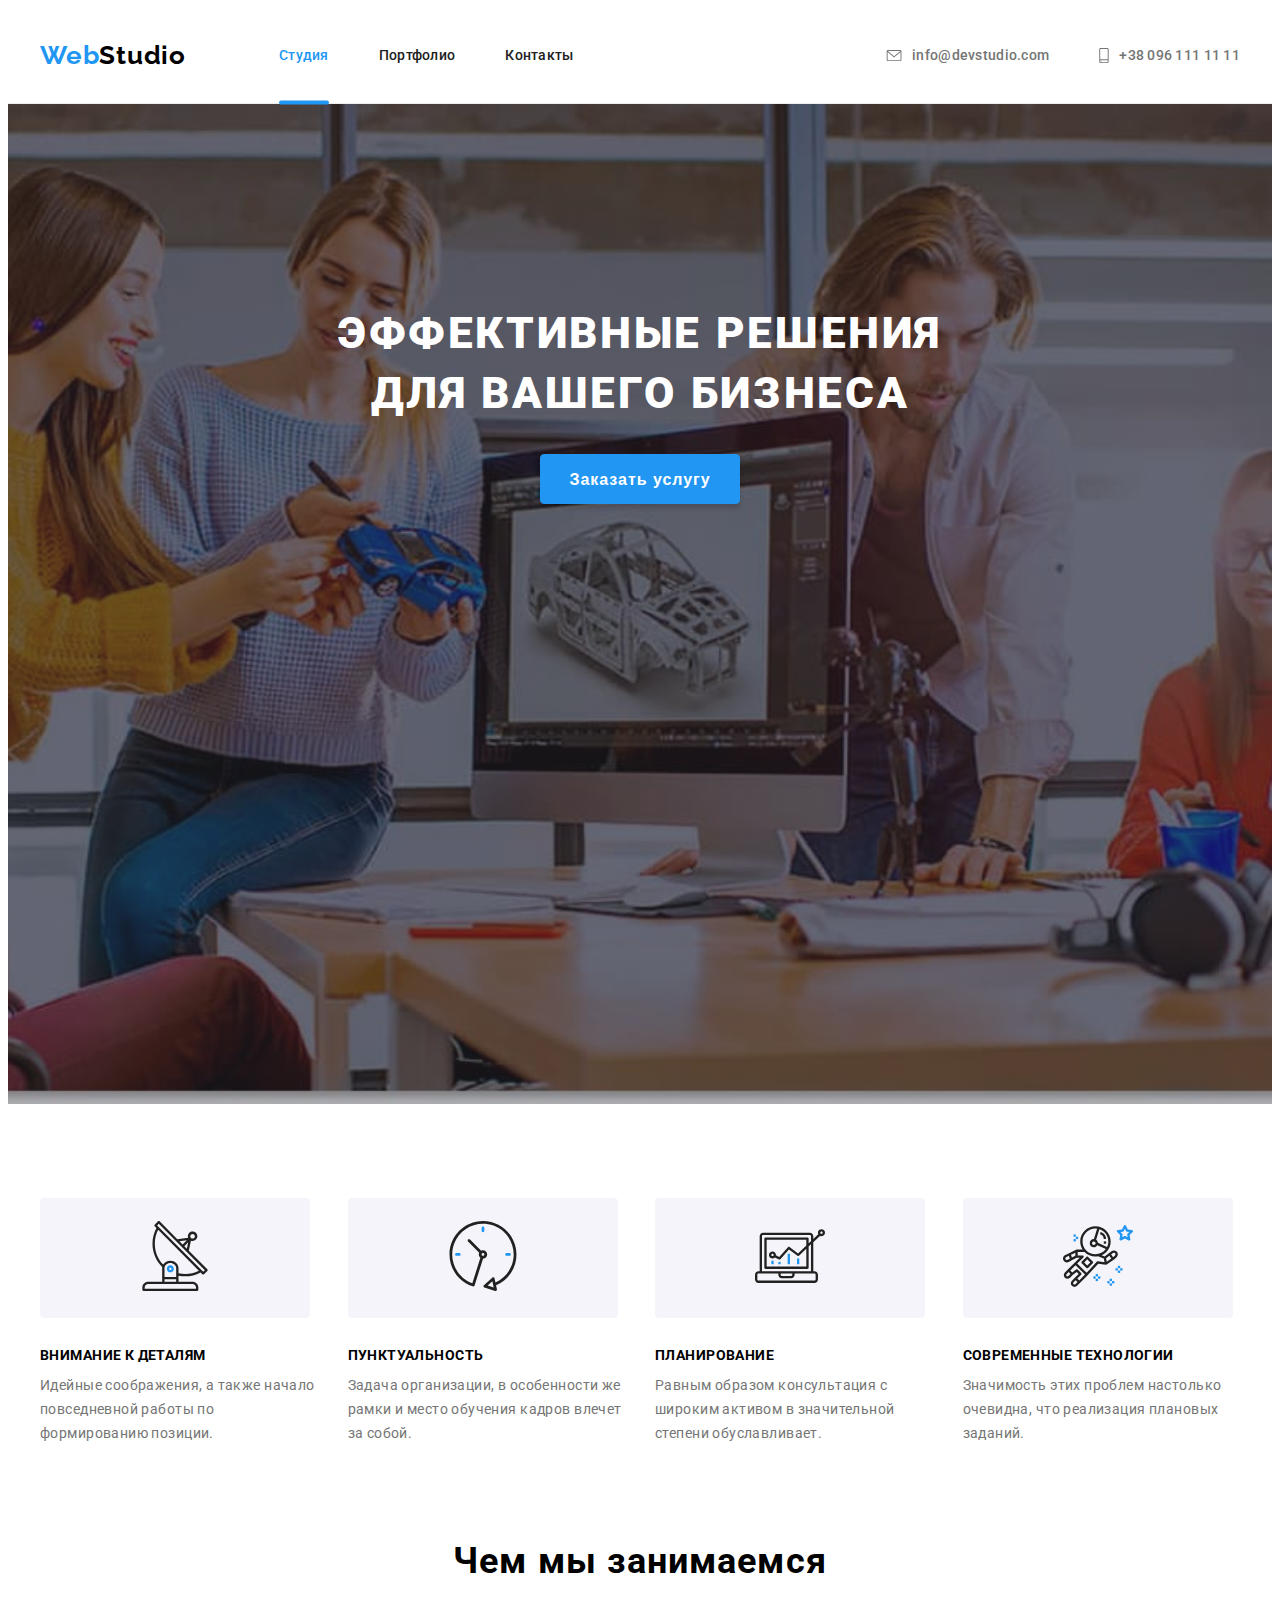
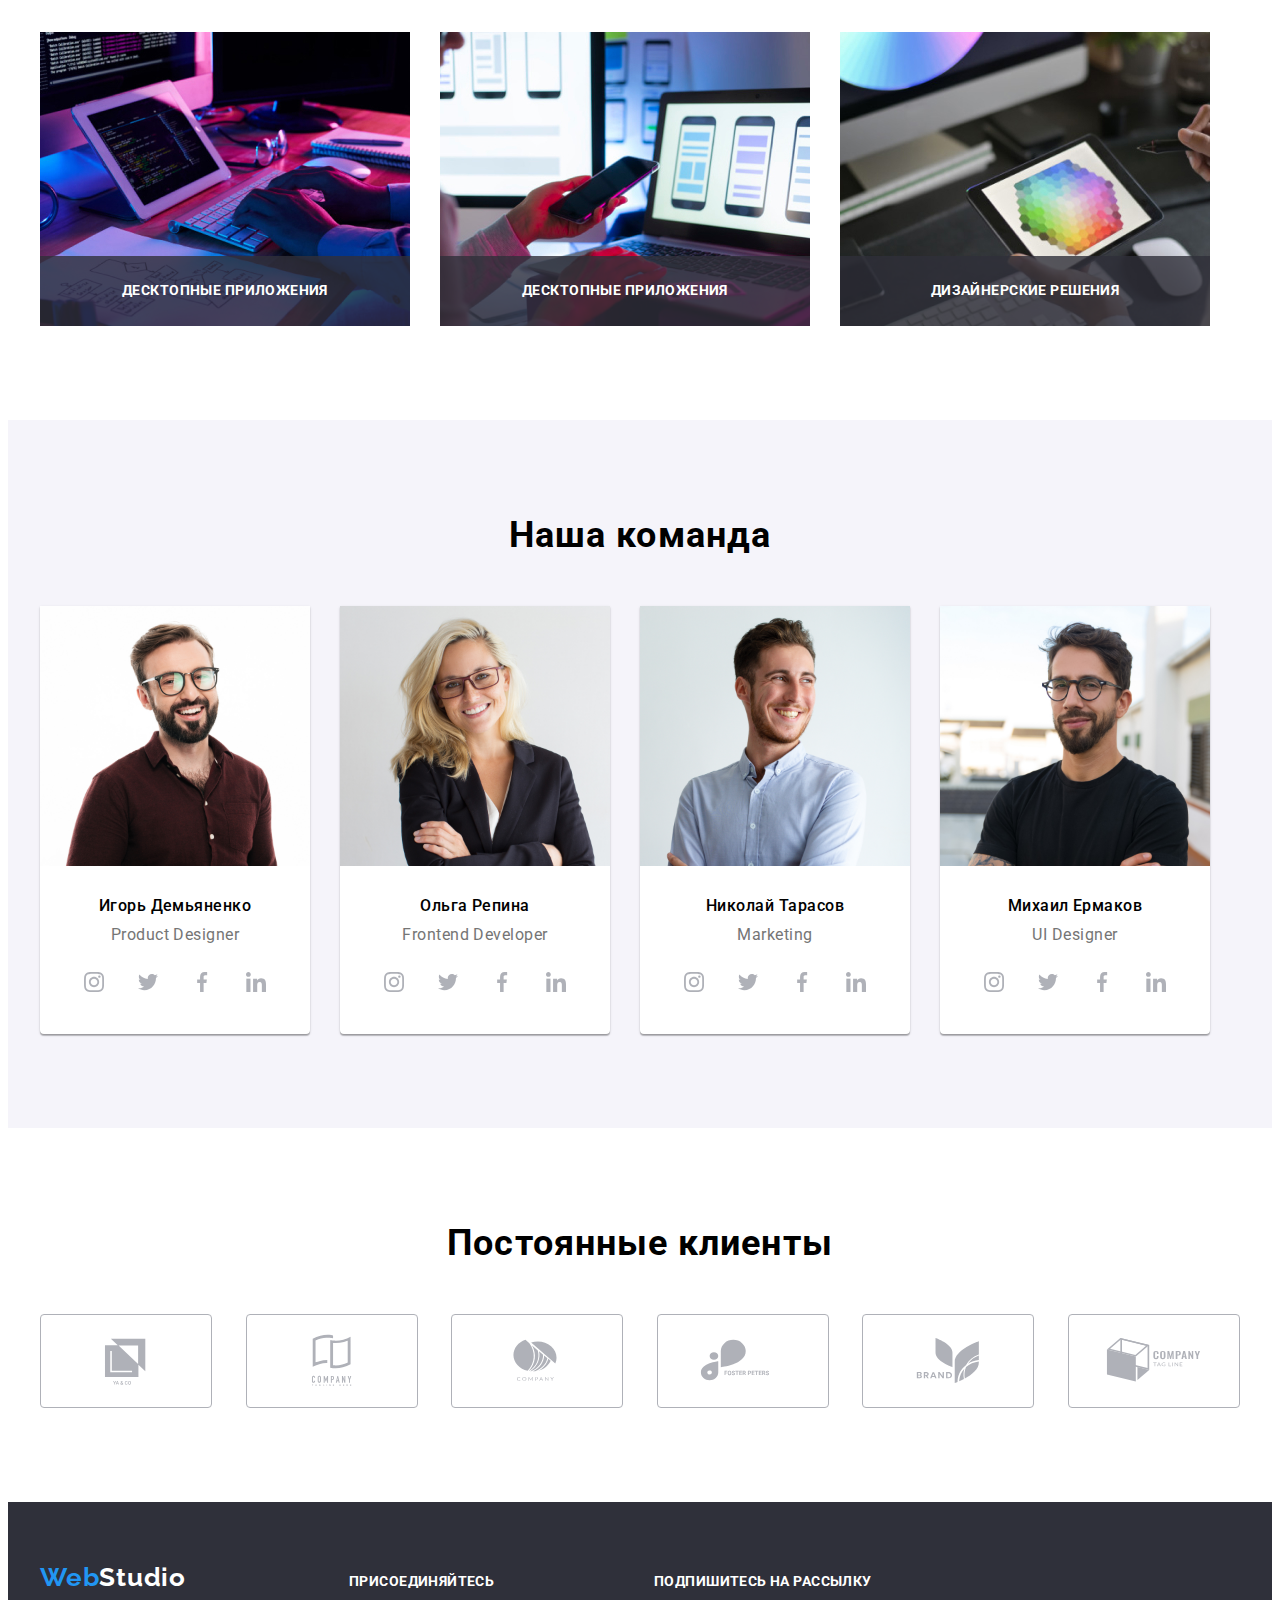
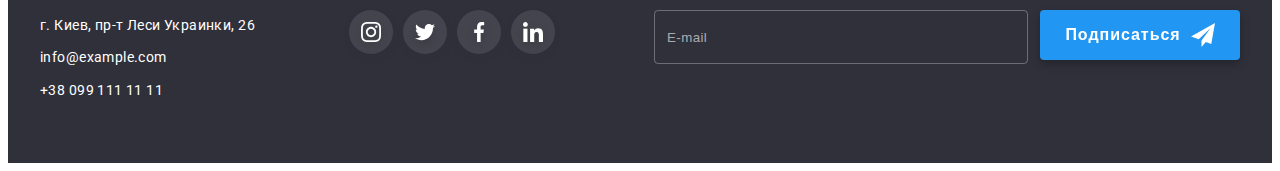
<file: index.html>
<!DOCTYPE html>
<html lang="ru">
  <head>
    <meta charset="UTF-8" />
    <meta http-equiv="X-UA-Compatible" content="IE=edge" />
    <meta name="viewport" content="width=device-width, initial-scale=1.0" />
    <title>Вэб студия</title>
    <link rel="preconnect" href="https://fonts.googleapis.com">
    <link rel="preconnect" href="https://fonts.gstatic.com" crossorigin>
    <link href="https://fonts.googleapis.com/css2?family=Raleway:wght@700&family=Roboto:wght@400;500;700;900&display=swap" rel="stylesheet">
    <link rel="stylesheet" href="https://cdnjs.cloudflare.com/ajax/libs/modern-normalize/1.1.0/modern-normalize.min.css" integrity="sha512-wpPYUAdjBVSE4KJnH1VR1HeZfpl1ub8YT/NKx4PuQ5NmX2tKuGu6U/JRp5y+Y8XG2tV+wKQpNHVUX03MfMFn9Q==" crossorigin="anonymous" referrerpolicy="no-referrer" />
    <link rel="stylesheet" href="./css/main.min.css"/>
    
  </head>
  <!-- Body -->
  <body class="body">
    
    <!-- HEADER -->
  
    <header class="page-header">
      <div class="container page-header-container">
      <nav class="navigation">
        <a class="logo link" href="" lang="en"><span class="logo__web">Web</span>Studio</a>
        <ul class="menu list">
          <li class="menu__item"><a class="menu__link link menu__link_active" href="index.html">Студия</a></li>

          <li class="menu__item"><a class="menu__link link" href="./portfolio.html">Портфолио</a></li>

          <li class="menu__item"><a class="menu__link link" href="address">Контакты</a></li>
        </ul>
      </nav>
      <ul class="list menu-contacts">
       
       <li class="menu-contacts__list">
       
       <a class="menu-contacts__link link" href="mailto:info@devstudio.com"> <svg class="menu-contacts__icon" width="16" height="12">
        <use href="./imegs/icons.svg/sprite.svg#icon-mail"></use>
      </svg>info@devstudio.com</a>
       
      </li>
      
        <li class="menu-contacts__list">
          <a class="menu-contacts__link link" href="tel:+380961111111"><svg class="menu-contacts__icon" width="10" height="16">
          <use href="./imegs/icons.svg/sprite.svg#icon-smartphone"></use>
        </svg> +38 096 111 11 11</a>
      </li>
      </ul>
            </div>
    </header>
  
    <main>
      <!-- Hero -->
      
      <section class="overlay">

        <div class="container title-order-btn">
          <h1 class="title">ЭФФЕКТИВНЫЕ РЕШЕНИЯ ДЛЯ ВАШЕГО БИЗНЕСА</h1>
          <button class="modal-button" type="button" data-modal-open>Заказать услугу</button>
        </div>
      </section>

      <!-- /Hero -->
      
            <!-- Peculiarities -->
            
       <section class="section">
        <div class="container pecul">
        <h2 class="visually-hidden">Особенности</h2>
            
          <ul class="pecul__list list">
          <li class="pecul__сomponents">
            <div class="pecul__cont">
              <a href="" class="pecul__link">
                <svg class="pecul__icon" width="70" height="70">
                <use href="./imegs/icons.svg/sprite.svg#icon-antenna"></use>
               </svg>
                 </a>
            </div>
          <h3 class="pecul__title">Внимание к деталям</h3>
            <p class="pecul__description"> Идейные соображения, а также начало повседневной работы по
            формированию позиции.
            </p>
          </li>
          <li class="pecul__сomponents">
            <div class="pecul__cont">
              <a href="" class="pecul__link">
                <svg class="pecul__icon" width="70" height="70">
                <use href="./imegs/icons.svg/sprite.svg#icon-clock"></use>
               </svg>
                 </a>
            </div>
            <h3 class="pecul__title">Пунктуальность</h3>
            <p class="pecul__description">Задача организации, в особенности же рамки и место обучения кадров
            влечет за собой.
            </p>
          </li>
          <li class="pecul__сomponents">
            <div class="pecul__cont">
              <a href="" class="pecul__link">
                <svg class="pecul__icon" width="70" height="70">
                <use href="./imegs/icons.svg/sprite.svg#icon-diagram"></use>
               </svg>
                 </a>
            </div>
            <h3 class="pecul__title">Планирование</h3>
            <p class="pecul__description">Равным образом консультация с широким активом в значительной степени
            обуславливает.
            </p>
          </li>
          <li class="pecul__сomponents">
            <div class="pecul__cont">
              <a href="" class="pecul__link">
                <svg class="pecul__icon" width="70" height="70">
                <use href="./imegs/icons.svg/sprite.svg#icon-astronaut"></use>
               </svg>
                 </a>
            </div>
            <h3 class="pecul__title">Современные технологии</h3>
            <p class="pecul__description"> Значимость этих проблем настолько очевидна, что реализация плановых
            заданий.
            </p>
          </li>
        </ul>
      
      </div>
      </section>

      <!-- Services -->

      <section class="services section">
        <div class="container">
        <h2 class="section-description">Чем мы занимаемся</h2>
        <ul class="list service-container">
          <li class="service-foto">
            <div class="applications">
            <img
              src="./imegs/gallery/gallery-img-1.jpg"
              alt="набор текста"
              width="370"
              height="294"
            />
            <p class="applications-list">Десктопные приложения</p>
          </div>
          </li>
          <li class="service-foto">
            <div class="applications">
            <img
              src="./imegs/gallery/gallery-img-2.jpg"
              alt="телефон и ноутбук"
              width="370"
              height="294"
            />
            <p class="applications-list">Десктопные приложения</p>
          </div>
          </li>
          <li class="service-foto">
            <div class="applications">
            <img
              src="./imegs/gallery/gallery-img-3.jpg"
              alt="гамма цветов"
              width="370"
              height="294"
            />
            <p class="applications-list">Дизайнерские решения</p>
          </div>
          </li>
        </ul>
      </div>
      </section>

      <!-- Team -->
      
      <section class="team section">
        <div class="container">
        <h2 class="section-description">Наша команда</h2>
        <ul class="list our-container">
          <li class="our-foto">
            <img
              src="./imegs/gallery-2/gallery-2-img-1.jpg"
              alt="Игорь Демьяненко"
              width="270"
              height="260"
            />
            <div class="emplo list">
            <h3 class="employees">Игорь Демьяненко</h3>
            <p class="employee-responsibilities" lang="en">Product Designer</p>
            <ul class="emplo-icon list">
              <li class="emplo-icon-item">
                <a href="" class="emplo-icon-link">
                  <svg class="emplo-icon-icon" width="20" height="20">
                    <use href="./imegs/icons.svg/sprite.svg#icon-instagram"></use>
                  </svg>
                </a>
              </li>
              <li class="emplo-icon-item">
                <a href="" class="emplo-icon-link">
                  <svg class="emplo-icon-icon" width="20" height="20">
                    <use href="./imegs/icons.svg/sprite.svg#icon-twitter"></use>
                  </svg>
                </a>
              </li>
              <li class="emplo-icon-item">
                <a href="" class="emplo-icon-link">
                  <svg class="emplo-icon-icon" width="20" height="20">
                    <use href="./imegs/icons.svg/sprite.svg#icon-facebook"></use>
                  </svg>
                </a>
              </li>
              <li class="emplo-icon-item">
                <a href="" class="emplo-icon-link">
                  <svg class="emplo-icon-icon" width="20" height="20">
                    <use href="./imegs/icons.svg/sprite.svg#icon-linkedin"></use>
                  </svg>
                </a>
              </li>
            </ul>
            </div>
          </li>

          <li class="our-foto">
          <img
            src="./imegs/gallery-2/gallery-2-img-2.jpg"
            alt="Ольга Репина"
            width="270"
            height="260"
          />
          <div class="emplo">
            <h3 class="employees">Ольга Репина</h3>
            <p class="employee-responsibilities" lang="en">Frontend Developer</p>
            <ul class="emplo-icon list">
              <li class="emplo-icon-item">
                <a href="" class="emplo-icon-link">
                  <svg class="emplo-icon-icon" width="20" height="20">
                    <use href="./imegs/icons.svg/sprite.svg#icon-instagram"></use>
                  </svg>
                </a>
              </li>
              <li class="emplo-icon-item">
                <a href="" class="emplo-icon-link">
                  <svg class="emplo-icon-icon" width="20" height="20">
                    <use href="./imegs/icons.svg/sprite.svg#icon-twitter"></use>
                  </svg>
                </a>
              </li>
              <li class="emplo-icon-item">
                <a href="" class="emplo-icon-link">
                  <svg class="emplo-icon-icon" width="20" height="20">
                    <use href="./imegs/icons.svg/sprite.svg#icon-facebook"></use>
                  </svg>
                </a>
              </li>
              <li class="emplo-icon-item">
                <a href="" class="emplo-icon-link">
                  <svg class="emplo-icon-icon" width="20" height="20">
                    <use href="./imegs/icons.svg/sprite.svg#icon-linkedin"></use>
                  </svg>
                </a>
              </li>
            </ul>
            </div>
          </li>

          <li class="our-foto">
          <img
              src="./imegs/gallery-2/gallery-2-img-3.jpg"
              alt="Николай Тарасов"
              width="270"
              height="260"
            />
            <div class="emplo">
            <h3 class="employees">Николай Тарасов</h3>
            <p class="employee-responsibilities" lang="en">Marketing</p>
            <ul class="emplo-icon list">
              <li class="emplo-icon-item">
                <a href="" class="emplo-icon-link">
                  <svg class="emplo-icon-icon" width="20" height="20">
                    <use href="./imegs/icons.svg/sprite.svg#icon-instagram"></use>
                  </svg>
                </a>
              </li>
              <li class="emplo-icon-item">
                <a href="" class="emplo-icon-link">
                  <svg class="emplo-icon-icon" width="20" height="20">
                    <use href="./imegs/icons.svg/sprite.svg#icon-twitter"></use>
                  </svg>
                </a>
              </li>
              <li class="emplo-icon-item">
                <a href="" class="emplo-icon-link">
                  <svg class="emplo-icon-icon" width="20" height="20">
                    <use href="./imegs/icons.svg/sprite.svg#icon-facebook"></use>
                  </svg>
                </a>
              </li>
              <li class="emplo-icon-item">
                <a href="" class="emplo-icon-link">
                  <svg class="emplo-icon-icon" width="20" height="20">
                    <use href="./imegs/icons.svg/sprite.svg#icon-linkedin"></use>
                  </svg>
                </a>
              </li>
            </ul>
            </div>
          </li>

          <li class="our-foto">
            <img
              src="./imegs/gallery-2/gallery-2-img-4.jpg"
              alt="Михаил Ермаков"
              width="270"
              height="260"
            />
            <div class="emplo">
            <h3 class="employees">Михаил Ермаков</h3>
            <p class="employee-responsibilities" lang="en">UI Designer</p>
            <ul class="emplo-icon list">
              <li class="emplo-icon-item">
                <a href="" class="emplo-icon-link">
                  <svg class="emplo-icon-icon" width="20" height="20">
                    <use href="./imegs/icons.svg/sprite.svg#icon-instagram"></use>
                  </svg>
                </a>
              </li>
              <li class="emplo-icon-item">
                <a href="" class="emplo-icon-link">
                  <svg class="emplo-icon-icon" width="20" height="20">
                    <use href="./imegs/icons.svg/sprite.svg#icon-twitter"></use>
                  </svg>
                </a>
              </li>
              <li class="emplo-icon-item">
                <a href="" class="emplo-icon-link">
                  <svg class="emplo-icon-icon" width="20" height="20">
                    <use href="./imegs/icons.svg/sprite.svg#icon-facebook"></use>
                  </svg>
                </a>
              </li>
              <li class="emplo-icon-item">
                <a href="" class="emplo-icon-link">
                  <svg class="emplo-icon-icon" width="20" height="20">
                    <use href="./imegs/icons.svg/sprite.svg#icon-linkedin"></use>
                  </svg>
                </a>
              </li>
            </ul>
            </div>
          </li>
        </ul>
      </div>
    </section>
        <!--Regular-customers-->

        <section class="section">
        <div class="container">
          <h2 class="section-description">Постоянные клиенты</h2>
          <ul class="customers list">
          <li class="customers-list">
            <a href="" class="customers-link">
              <svg class="customers-icon" width="106" height="60">
                <use href="./imegs/icons.svg/sprite.svg#icon-yaco">

                </use>
              </svg>
            </a>
          </li>
          <li class="customers-list">
            <a href="" class="customers-link">
              <svg class="customers-icon" width="106" height="60">
                <use href="./imegs/icons.svg/sprite.svg#icon-company" >

                </use>
              </svg>
            </a> 
          </li>
          <li class="customers-list">
            <a href="" class="customers-link">
              <svg class="customers-icon" width="106" height="60">
                <use href="./imegs/icons.svg/sprite.svg#icon-comp">

                </use>
              </svg>
            </a>
          </li>
          <li class="customers-list">
            <a href="" class="customers-link">
              <svg class="customers-icon" width="106" height="60">
                <use href="./imegs/icons.svg/sprite.svg#icon-foster">

                </use>
              </svg>
            </a>
          </li>
          <li class="customers-list">
            <a href="" class="customers-link">
              <svg class="customers-icon" width="106" height="60">
                <use href="./imegs/icons.svg/sprite.svg#icon-brand">

                </use>
              </svg>
            </a>
          </li>
          <li class="customers-list">
            <a href="" class="customers-link">
              <svg class="customers-icon" width="106" height="60">
                <use href="./imegs/icons.svg/sprite.svg#icon-tag">

                </use>
              </svg>
            </a>
          </li>

        </ul>
        </div>
      </section>
      
      
      <!--/Regular-customers-->
    </main>
    <!-- Address-footer -->
    <footer class="footer">
      <div class="container address">
        <div class="logo-footer-address">
          <a class="logo logo-footer_theme_dark link" href="" lang="en"><span class="logo__web">Web</span>Studio</a>
        
      <address>
        <ul class="list">
          <li class="list__address">
            <a class="list__address-contacts link"
              href="https://www.google.com/maps/place/%D0%B1%D1%83%D0%BB.+%D0%9B%D0%B5%D1%81%D0%B8+%D0%A3%D0%BA%D1%80%D0%B0%D0%B8%D0%BD%D0%BA%D0%B8,+26,+%D0%9A%D0%B8%D0%B5%D0%B2,+%D0%A3%D0%BA%D1%80%D0%B0%D0%B8%D0%BD%D0%B0,+02000/@50.4265807,30.5361918,17z/data=!3m1!4b1!4m5!3m4!1s0x40d4cf0e033ecbe9:0x57a4dffefec77da0!8m2!3d50.4265807!4d30.5383858"
              target="_blank"
              rel="noopener noreferrer"
              >г. Киев, пр-т Леси Украинки, 26</a
            >
          </li>
          <li class="list__address">
            <a class="list__address-contacts link" href="mailto:info@example.com">info@example.com</a>
          </li>
          <li class="list__address">
            <a class="list__address-contacts link" href="tel:+380991111111">+38 099 111 11 11</a>
          </li>
        </ul>
      </address>
        </div>
   
      <!-- Join -->
      <div class="join">
      <h2 class="join__verb">присоединяйтесь</h2>
      <ul class="join__list list">
        <li class="join__items">
          <a href="" class="join__link">
            <svg class="join__icon" width="20" height="20">
              <use href="./imegs/icons.svg/sprite.svg#icon-instagram"></use>
            </svg>
          </a>
        </li>
        <li class="join__items">
          <a href="" class="join__link">
            <svg class="join__icon" width="20" height="20">
              <use href="./imegs/icons.svg/sprite.svg#icon-twitter"></use>
            </svg>
          </a>
        </li>
        <li class="join__items">
          <a href="" class="join__link">
            <svg class="join__icon" width="20" height="20">
              <use href="./imegs/icons.svg/sprite.svg#icon-facebook"></use>
            </svg>
          </a>
        </li>
        <li class="join__items">
          <a href="" class="join__link">
            <svg class="join__icon" width="20" height="20">
              <use href="./imegs/icons.svg/sprite.svg#icon-linkedin"></use>
            </svg>
          </a>
        </li>
      </ul>
    </div>

    <!-- /Join -->

    <!--Form-->
    <form class="form-subscription">
      
      <p class="form-subscription__text">Подпишитесь на рассылку</p>
      <span class="form-subscription__unit">
      <input 
       type="email"
       class="form-subscription__email"
       name="e-mail"
       pattern=""
       placeholder="E-mail"/>

      <button class="form-subscription__button"
       type="submit">Подписаться<svg class="form-subscription__icon" width="24" height="24">
          <use href="./imegs/icons.svg/sprite.svg#icon-send"></use>
          
        </svg>
      </button>
     
      </span>
    </form> 
  
    <!--/Form-->

  </div>
    </footer>

    <!-- /Address-footer -->

<!-- Modal -->
    <div class="backdrop is-hidden" data-modal>
      <div class="modal">
        <button type="button" class="modal-close-btn" data-modal-close>
          <svg class="modal-close-btn-icon" width="18" height="18">
            <use href="./imegs/icons.svg/sprite.svg#icon-close"></use>
          </svg>
        </button>
     
    <form class="cont-form">
      <b class="cont-form-text">Оставьте свои данные, мы вам перезвоним</b>
        <label class="cont-form-field">
        <span class="cont-form-field-key">Имя</span>
        <span class="cont-form-input-wrapper">
          <input
            class="cont-form-input"
            type="text"
            required
            name="user-name"
            pattern="[a-zA-Z]*"
            title="Pavel"
          />
          <svg class="cont-form-icon" width="18" height="18">
            <use href="./imegs/icons.svg/sprite.svg#icon-name"></use>
          </svg>
        </span>
      </label>
      <label class="cont-form-field">
        <span class="cont-form-field-key">Телефон</span>
        <span class="cont-form-input-wrapper">
          <input
            class="cont-form-input"
            type="tel"
            required
            name="user-phone-number"
            pattern="[0-9]{3}-[0-9]{3}-[0-9]{2}-[0-9]{2}"
            title="XXX-XXX-XX-XX"
          />
          <svg class="cont-form-icon" width="18" height="18">
            <use href="./imegs/icons.svg/sprite.svg#icon-tel"></use>
          </svg>
        </span>
      </label>
      <label class="cont-form-field">
        <span class="cont-form-field-key">Почта</span>
        <span class="cont-form-input-wrapper">
          <input
            class="cont-form-input"
            type="email"
            name="user-email"
            />
          <svg class="cont-form-icon" width="18" height="18">
            <use href="./imegs/icons.svg/sprite.svg#icon-email"></use>
          </svg>
        </span>
      </label>
      <label class="cont-form-textarea">
        <span class="cont-form-field-key">Комментарий</span>
        <textarea
          class="cont-form-message"
          placeholder="Введите текст"
          name="user_message"
        ></textarea>
      </label>

      <input
      type="checkbox"
      class="contact-form-checkbox visually-hidden"
      id="checkbox-policy"
      name="user_policy"
    />
    <label for="checkbox-policy" class="contact-form-checkbox-label"
      >Соглашаюсь с рассылкой и принимаю&nbsp;<a class="policy-treaty" href="">Условия договора</a></label
    >
    <button type="submit" class="cont-form-btn">Отправить</button>
  </form>
        </div>
      </div>

      <!-- /Modal -->

    <script src="./js/modal.js"></script>
    </body>
</html>
</file>
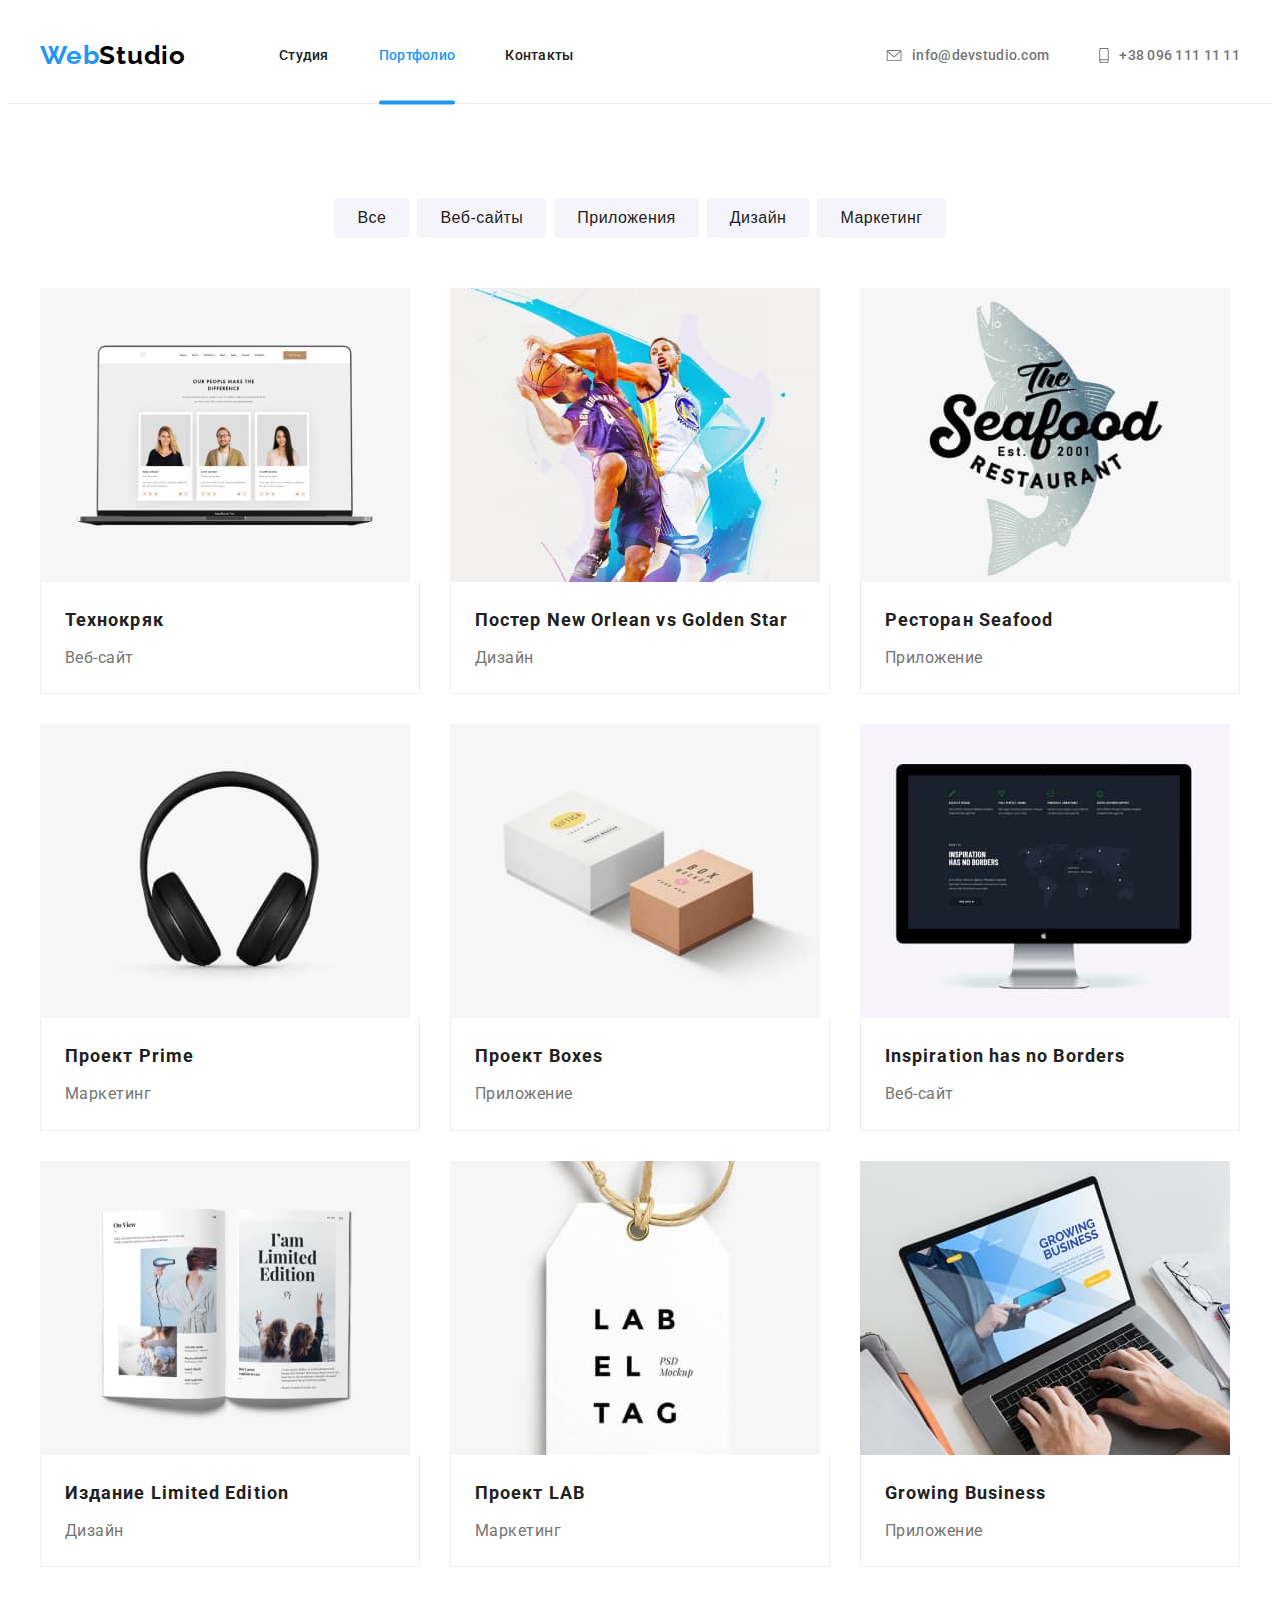
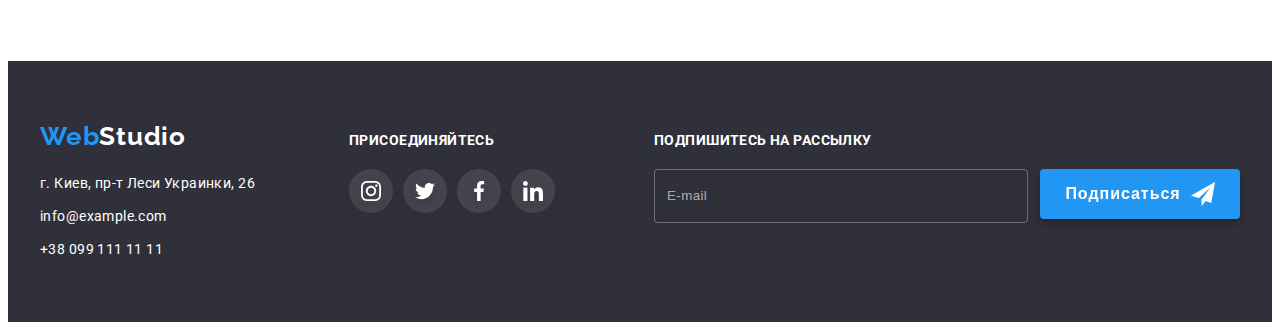
<file: portfolio.html>
<!DOCTYPE html>
<html lang="ru">
  <head>
    <meta charset="UTF-8" />
    <meta http-equiv="X-UA-Compatible" content="IE=edge" />
    <meta name="viewport" content="width=device-width, initial-scale=1.0" />
    <title>Вэб студия</title>
    <link rel="preconnect" href="https://fonts.googleapis.com">
    <link rel="preconnect" href="https://fonts.gstatic.com" crossorigin>
    <link href="https://fonts.googleapis.com/css2?family=Raleway:wght@700&family=Roboto:wght@400;500;700;900&display=swap" rel="stylesheet">
    <link rel="stylesheet" href="https://cdnjs.cloudflare.com/ajax/libs/modern-normalize/1.1.0/modern-normalize.min.css" integrity="sha512-wpPYUAdjBVSE4KJnH1VR1HeZfpl1ub8YT/NKx4PuQ5NmX2tKuGu6U/JRp5y+Y8XG2tV+wKQpNHVUX03MfMFn9Q==" crossorigin="anonymous" referrerpolicy="no-referrer" />
    <link rel="stylesheet" href="./css/main.min.css"/>
    
  </head>
  <!-- Body -->
  <body class="body">
    
    <!-- HEADER -->
    <header class="page-header">
      <div class="container page-header-container">
      <nav class="navigation">
        <a class="logo link" href="" lang="en"><span class="logo__web">Web</span>Studio</a>
        <ul class="menu list">
          <li class="menu__item"><a class="menu__link link" href="index.html">Студия</a></li>

          <li class="menu__item"><a class="menu__link link menu__link_active" href="./portfolio.html">Портфолио</a></li>

          <li class="menu__item"><a class="menu__link link" href="address">Контакты</a></li>
        </ul>
      </nav>
      <ul class="list menu-contacts">
       
        <li class="menu-contacts__list">
        
        <a class="menu-contacts__link link" href="mailto:info@devstudio.com"> <svg class="menu-contacts__icon" width="16" height="12">
         <use href="./imegs/icons.svg/sprite.svg#icon-mail"></use>
       </svg>info@devstudio.com</a>
        
       </li>
       
         <li class="menu-contacts__list">
           <a class="menu-contacts__link link" href="tel:+380961111111"><svg class="menu-contacts__icon" width="10" height="16">
           <use href="./imegs/icons.svg/sprite.svg#icon-smartphone"></use>
         </svg> +38 096 111 11 11</a>
       </li>
       </ul>
            </div>

    </header>
<!-- ======Main====== -->

<!-- ======Buttons porfolio====== -->
    <main>
 <section class="section">
   <div class="container">
<h1 class="visually-hidden">кнопки</h1>
<ul class="buttons-porfolio list">
    <li class="buttons-cont-portfol">
        <button class="buttons-porfolio-all" type="button">Все</button>
    </li>
    <li class="buttons-cont-portfol">
<button class="buttons-porfolio-all" type="button">Веб-сайты</button>
    </li>
    <li class="buttons-cont-portfol">
<button class="buttons-porfolio-all" type="button">Приложения</button>
    </li>
    <li class="buttons-cont-portfol">
<button class="buttons-porfolio-all" type="button">Дизайн</button>
    </li>
    <li class="buttons-cont-portfol">
        <button class="buttons-porfolio-all" type="button">Маркетинг</button>
    </li>
</ul>

<!-- ======/Buttons porfolio====== -->

<!-- Developments -->

<ul class="developments list">
<li class="developments-all">
  <a href="" class="developments-link">
    <div class="resource">
    <img
    src="./imegs/gallery-3/gallery-3-img-1.jpg"
    alt="Веб-сайт"
    width="370"
    height="294"
    />
    <p class="resource-text">Ресурс предлагает комплексные предложения с разным уровнем функционала и сервисов. Все это позволит посетителю получить исчерпывающие сведения о компании или частном лице.</p>
  </div>
    <div class="develop-solid">
    <h2 class="developments-title">Технокряк</h2>
    <p class="developments-offer">Веб-сайт</p>
    </div>
  </a>
    </li>
<li class="developments-all">
   <a href="" class="developments-link">
     <div class="resource">
    <img
    src="./imegs/gallery-3/gallery-3-img-2.jpg"
    alt="баскетболисты"
    width="370"
    height="294"
    />
    <p class="resource-text">Ресурс предлагает комплексные предложения с разным уровнем функционала и сервисов. Все это позволит посетителю получить исчерпывающие сведения о компании или частном лице.</p>
    </div>
    <div class="develop-solid">
    <h2 class="developments-title" >Постер <span lang="en"> New Orlean vs Golden Star</span></h2>
    <p class="developments-offer" >Дизайн</p>
    </div>
  </a>
</li>
<li class="developments-all">
   <a href="" class="developments-link">
     <div class="resource">
    <img
    src="./imegs/gallery-3/gallery-3-img-3.jpg"
    alt="приложения"
    width="370"
    height="294"
    />
    <p class="resource-text">Ресурс предлагает комплексные предложения с разным уровнем функционала и сервисов. Все это позволит посетителю получить исчерпывающие сведения о компании или частном лице.</p>
    </div>
    <div class="develop-solid">
    <h2 class="developments-title" >Ресторан <span lang="en">Seafood</span></h2>
    <p class="developments-offer" >Приложение</p>
    </div>
  </a>
</li>
<li class="developments-all">
   <a href="" class="developments-link">
     <div class="resource">
    <img
    src="./imegs/gallery-3/gallery-3-img-4.jpg"
    alt="наушники"
    width="370"
    height="294"
    />
    <p class="resource-text">Ресурс предлагает комплексные предложения с разным уровнем функционала и сервисов. Все это позволит посетителю получить исчерпывающие сведения о компании или частном лице.</p>
    </div>
    <div class="develop-solid">
    <h2 class="developments-title" >Проект <span lang="en">Prime</span></h2>
    <p class="developments-offer" >Маркетинг</p>
    </div>
  </a>
</li>
<li class="developments-all">
   <a href="" class="developments-link">
     <div class="resource">
    <img
    src="./imegs/gallery-3/gallery-3-img-5.jpg"
    alt="две коробки"
    width="370"
    height="294"
    />
    <p class="resource-text">Ресурс предлагает комплексные предложения с разным уровнем функционала и сервисов. Все это позволит посетителю получить исчерпывающие сведения о компании или частном лице.</p>
    </div>
    <div class="develop-solid">
    <h2 class="developments-title" >Проект <span lang="en">Boxes</span></h2>
    <p class="developments-offer" >Приложение</p>
    </div>
  </a>
</li>
<li class="developments-all">
   <a href="" class="developments-link">
     <div class="resource">
    <img
    src="./imegs/gallery-3/gallery-3-img-6.jpg"
    alt="монитор"
    width="370"
    height="294"
    />
    <p class="resource-text">Ресурс предлагает комплексные предложения с разным уровнем функционала и сервисов. Все это позволит посетителю получить исчерпывающие сведения о компании или частном лице.</p>
    </div>
    <div class="develop-solid">
    <h2 class="developments-title" lang="en">Inspiration has no Borders</h2>
    <p class="developments-offer" >Веб-сайт</p>
    </div>
  </a>
</li>
<li class="developments-all">
   <a href="" class="developments-link">
     <div class="resource">
    <img
    src="./imegs/gallery-3/gallery-3-img-7.jpg"
    alt="книга"
    width="370"
    height="294"
    />
    <p class="resource-text">Ресурс предлагает комплексные предложения с разным уровнем функционала и сервисов. Все это позволит посетителю получить исчерпывающие сведения о компании или частном лице.</p>
    </div>
    <div class="develop-solid">
    <h2 class="developments-title" >Издание <span lang="en">Limited Edition</span></h2>
    <p class="developments-offer" >Дизайн</p>
    </div>
  </a>
</li>
<li class="developments-all">
   <a href="" class="developments-link">
     <div class="resource">
    <img
    src="./imegs/gallery-3/gallery-3-img-8.jpg"
    alt="этикетка"
    width="370"
    height="294"
    />
    <p class="resource-text">Ресурс предлагает комплексные предложения с разным уровнем функционала и сервисов. Все это позволит посетителю получить исчерпывающие сведения о компании или частном лице.</p>
    </div>
    <div class="develop-solid">
    <h3 class="developments-title" >Проект <span lang="en">LAB</span></h3>
    <p class="developments-offer" >Маркетинг</p>
    </div>
  </a>
</li>
<li class="developments-all">
   <a href="" class="developments-link">
     <div class="resource">
    <img
    src="./imegs/gallery-3/gallery-3-img-9.jpg"
    alt="ноутбук"
    width="370"
    height="294"
    />
    <p class="resource-text">Ресурс предлагает комплексные предложения с разным уровнем функционала и сервисов. Все это позволит посетителю получить исчерпывающие сведения о компании или частном лице.</p>
    </div>
    <div class="develop-solid">
    <h3 class="developments-title" lang="en">Growing Business</h3>
    <p class="developments-offer" >Приложение</p>
    </div>
  </a>
</li>
</ul>
</div>
<!-- /Developments -->
</section>

    </main>
     <!-- Address-footer -->
    <footer class="footer">
      <div class="container address">
        <div class="logo-footer-address">
          <a class="logo logo-footer_theme_dark link" href="" lang="en"><span class="logo__web">Web</span>Studio</a>
        
      <address>
        <ul class="list">
          <li class="list__address">
            <a class="list__address-contacts link"
              href="https://www.google.com/maps/place/%D0%B1%D1%83%D0%BB.+%D0%9B%D0%B5%D1%81%D0%B8+%D0%A3%D0%BA%D1%80%D0%B0%D0%B8%D0%BD%D0%BA%D0%B8,+26,+%D0%9A%D0%B8%D0%B5%D0%B2,+%D0%A3%D0%BA%D1%80%D0%B0%D0%B8%D0%BD%D0%B0,+02000/@50.4265807,30.5361918,17z/data=!3m1!4b1!4m5!3m4!1s0x40d4cf0e033ecbe9:0x57a4dffefec77da0!8m2!3d50.4265807!4d30.5383858"
              target="_blank"
              rel="noopener noreferrer"
              >г. Киев, пр-т Леси Украинки, 26</a
            >
          </li>
          <li class="list__address">
            <a class="list__address-contacts link" href="mailto:info@example.com">info@example.com</a>
          </li>
          <li class="list__address">
            <a class="list__address-contacts link" href="tel:+380991111111">+38 099 111 11 11</a>
          </li>
        </ul>
      </address>
        </div>
   
      <!-- Join -->
      <div class="join">
      <h2 class="join__verb">присоединяйтесь</h2>
      <ul class="join__list list">
        <li class="join__items">
          <a href="" class="join__link">
            <svg class="join__icon" width="20" height="20">
              <use href="./imegs/icons.svg/sprite.svg#icon-instagram"></use>
            </svg>
          </a>
        </li>
        <li class="join__items">
          <a href="" class="join__link">
            <svg class="join__icon" width="20" height="20">
              <use href="./imegs/icons.svg/sprite.svg#icon-twitter"></use>
            </svg>
          </a>
        </li>
        <li class="join__items">
          <a href="" class="join__link">
            <svg class="join__icon" width="20" height="20">
              <use href="./imegs/icons.svg/sprite.svg#icon-facebook"></use>
            </svg>
          </a>
        </li>
        <li class="join__items">
          <a href="" class="join__link">
            <svg class="join__icon" width="20" height="20">
              <use href="./imegs/icons.svg/sprite.svg#icon-linkedin"></use>
            </svg>
          </a>
        </li>
      </ul>
    </div>

    <!-- /Join -->

    <!--Form-->
    <form class="form-subscription">
      
      <p class="form-subscription__text">Подпишитесь на рассылку</p>
      <span class="form-subscription__unit">
      <input 
       type="email"
       class="form-subscription__email"
       name="e-mail"
       pattern=""
       placeholder="E-mail"/>

      <button class="form-subscription__button"
       type="submit">Подписаться<svg class="form-subscription__icon" width="24" height="24">
          <use href="./imegs/icons.svg/sprite.svg#icon-send"></use>
          
        </svg>
      </button>
     
      </span>
    </form> 
  
    <!--/Form-->

  </div>
    </footer>

    <!-- /Address-footer -->
  </body>
</html>
</file>
<file: css/main.min.css>
﻿:root{--primary-font-family:"Roboto",sans-serif;--secondary-font-family: "Raleway",sans-serif;--primary-text-color:#212121;--secondary-text-color:#757575;--accent-color:#2196F3;--additional-color:#FFFFFF;--background-color-hero-footer:#2F303A;--rare-color:#000000;--primary-text-size:700;--secondary-text-size:500;--solid:#ECECEC;--primary-icon-solid-color:#AFB1B8;--cubic-bezier:cubic-bezier(0.4, 0, 0.2, 1) }.visually-hidden{position:absolute;width:1px;height:1px;margin:-1px;border:0;padding:0;white-space:nowrap;clip-path:inset(100%);clip:rect(0 0 0 0);overflow:hidden}h1,h2,h3,p{margin-top:0;margin-bottom:0}ul{margin-top:0;margin-bottom:0;padding-left:0}img{display:block}button{cursor:pointer}address{font-style:normal}.list{list-style:none}.link{text-decoration:none}a{color:var(--primary-text-color);text-decoration:none}.body{font-family:var(--primary-font-family)}.container{width:1200px;margin-left:auto;margin-right:auto;padding-left:15px;padding-right:15px}.section{padding-top:94px;padding-bottom:94px}.logo{font-family:var(--secondary-font-family);font-weight:var(--primary-text-size);font-size:26px;line-height:1.2;letter-spacing:.03em;color:var(--rare-color);margin-right:93px}.logo__web{font-family:var(--secondary-font-family);font-weight:var(--primary-text-size);font-size:26px;line-height:1.2;letter-spacing:.03em;color:var(--accent-color)}.logo-footer_theme_dark{margin-bottom:20px;color:var(--additional-color)}.section-description{font-weight:var(--primary-text-size);font-size:36px;line-height:1.17;text-align:center;letter-spacing:.03em;margin-bottom:50px}.form-subscription{margin-left:auto}.form-subscription__text{display:block;font-weight:var(--primary-text-size);font-size:14px;line-height:1.14;letter-spacing:.03em;text-transform:uppercase;margin-bottom:20px;color:var(--additional-color)}.form-subscription__unit{display:flex}.form-subscription__email{align-items:center;width:358px;height:50px;letter-spacing:.03em;padding-left:12px;color:rgba(255,255,255,.6);border:1px solid rgba(255,255,255,.3);background-color:rgba(0,0,0,0);border-radius:4px;margin-right:12px}.form-subscription__email::placeholder{color:rgba(255,255,255,.6)}.form-subscription__button{padding-left:0;padding-right:0;display:inline-flex;align-items:center;justify-content:center;width:200px;height:50px;font-weight:var(--primary-text-size);font-size:16px;line-height:1.9;letter-spacing:.06em;color:var(--additional-color);background-color:var(--accent-color);border-radius:4px;border:none;filter:drop-shadow(0px 4px 4px rgba(0, 0, 0, 0.25));transition:background-color 250ms var(--cubic-bezier)}.form-subscription__button:hover,.form-subscription__button:focus{background-color:#188ce8}.form-subscription__icon{margin-left:10px;fill:var(--additional-color)}.backdrop{position:fixed;top:0;left:0;width:100%;height:100%;background-color:rgba(0,0,0,.2);transition:opacity 500ms,visibility 500ms linear}.backdrop.is-hidden{opacity:0;visibility:hidden;pointer-events:none}.modal{position:absolute;top:50%;left:50%;transform:translate(-50%, -50%);width:528px;height:580px;background-color:var(--additional-color);box-shadow:0px 1px 3px rgba(0,0,0,.12),0px 1px 1px rgba(0,0,0,.14),0px 2px 1px rgba(0,0,0,.2);border-radius:4px}.modal-close-btn{position:absolute;top:8px;right:8px;display:flex;align-items:center;justify-content:center;width:30px;height:30px;padding:0;border-radius:50%;border:1px solid rgba(0,0,0,.1);background-color:rgba(0,0,0,0);cursor:pointer}.modal-close-btn-icon{fill:#000;transition:fill 250ms var(--cubic-bezier)}.modal-close-btn:hover .modal-close-btn-icon,.modal-close-btn:focus .modal-close-btn-icon{fill:var(--accent-color)}.cont-form{display:flex;flex-direction:column;padding:40px}.cont-form-text{display:block;font-weight:var(--primary-text-size);font-size:20px;line-height:1.15;text-align:center;letter-spacing:.03em;color:var(--primary-text-color);margin-bottom:12px}.cont-form-field{margin-bottom:10px}.cont-form-field-key{display:block;font-weight:400;font-size:12px;line-height:1.17;letter-spacing:.01em;color:#757575;margin-bottom:4px}.cont-form-input-wrapper{position:relative}.cont-form-input{width:100%;height:40px;border:1px solid rgba(33,33,33,.2);border-radius:4px;padding-left:42px;transition:border-color 250ms var(--cubic-bezier)}.cont-form-input:focus{outline:none;border-color:var(--accent-color)}.cont-form-icon{position:absolute;left:12px;top:50%;transform:translateY(-50%);fill:#212121;transition:fill 250ms var(--cubic-bezier)}.cont-form-input:focus+.cont-form-icon{fill:var(--accent-color)}.cont-form-message{display:block;width:100%;height:120px;border:1px solid rgba(33,33,33,.2);border-radius:5px;resize:none;padding:10px 16px;transition:border-color 250ms var(--cubic-bezier)}.cont-form-message:focus{outline:none;border-color:var(--accent-color)}.cont-form-message::placeholder{color:rgba(117,117,117,.5)}.contact-form-checkbox-label{font-size:14px;line-height:1.7;letter-spacing:.03em;color:#757575;display:flex;align-items:center;justify-content:center;flex-wrap:wrap;margin-bottom:30px;margin-top:20px}.contact-form-checkbox-label::before{display:block;width:18px;height:18px;border:2px solid #212121;content:"";cursor:pointer;margin-right:7px;border-radius:2px}.contact-form-checkbox:checked+.contact-form-checkbox-label::before{background-image:url("../imegs/icons.svg/star.svg");background-color:var(--accent-color);border:rgba(0,0,0,0);border-radius:2px;background-position:center;background-size:contain;background-repeat:no-repeat}.contact-form-checkbox:focus+.contact-form-checkbox-label::before{outline:2px solid var(--accent-color)}.policy-treaty{text-decoration:underline;color:#2196f3}.cont-form-btn{padding-left:0;padding-right:0;align-self:center;width:200px;height:50px;font-weight:var(--primary-text-size);font-size:16px;line-height:1.19;letter-spacing:.06em;color:var(--additional-color);background-color:var(--accent-color);border-radius:4px;border:none;filter:drop-shadow(0px 4px 4px rgba(0, 0, 0, 0.15));transition:background-color 250ms var(--cubic-bezier)}.cont-form-btn:hover,.cont-form-btn:focus{background-color:#188ce8}.page-header{border-bottom:1px solid var(--solid)}.page-header-container{display:flex;align-items:center;justify-content:space-between;padding-top:32px;padding-bottom:32px}.navigation{display:flex;align-items:center}.menu{display:flex;align-items:center}.menu-contacts{display:flex;align-items:center}.menu__item{font-weight:var(--secondary-text-size);font-size:14px;line-height:1.14;letter-spacing:.02em}.menu__item:not(:last-child){margin-right:50px}.menu__link_active{color:var(--accent-color)}.menu__link_active::after{position:absolute;display:block;width:100%;height:4px;content:"";transform:translateY(915%);background-color:var(--accent-color);border-radius:2px}.menu__link{position:relative;transition:color 250ms cubic-bezier(0.4, 0, 0.2, 1)}.menu__link:hover,.menu__link:focus{color:var(--accent-color)}.navigation .menu_link.link.current{color:var(--accent-color)}.menu-contacts__list:not(:last-child){margin-right:50px}.menu-contacts__link{display:flex;align-items:center;font-weight:var(--secondary-text-size);font-size:14px;line-height:1.14;letter-spacing:.02em;text-align:center;color:#757575;transition:color 250ms cubic-bezier(0.4, 0, 0.2, 1)}.menu-contacts__link:hover,.menu-contacts__link:focus{color:var(--accent-color)}.menu-contacts__icon{fill:var(--secondary-text-color);margin-right:10px;transition:fill 250ms cubic-bezier(0.4, 0, 0.2, 1)}.menu-contacts__link:hover .menu-contacts__icon,.menu-contacts__link:focus .menu-contacts__icon{fill:var(--accent-color)}.overlay{max-width:1600px;height:600px;margin-left:auto;margin-right:auto;padding-top:200px;padding-bottom:200px;text-align:center;background-image:linear-gradient(to right, rgba(47, 48, 58, 0.4), rgba(47, 48, 58, 0.4)),url(../imegs/hero/hero.jpg);background-repeat:no-repeat;background-position:center;background-size:cover;background-color:#c4c4c4}.title{font-weight:900;font-size:44px;line-height:1.36;margin-bottom:30px;width:696px;height:120px;color:var(--additional-color);margin-left:auto;margin-right:auto;text-align:center;letter-spacing:.06em}.title-order-btn{display:flex;flex-direction:column;align-items:center;justify-content:center}.modal-button{font-weight:var(--primary-text-size);font-size:16px;line-height:1.19;display:flex;align-items:center;justify-content:center;min-width:200px;height:50px;border-radius:4px;letter-spacing:.06em;background-color:var(--accent-color);color:var(--additional-color);border:1px solid var(--accent-color);box-shadow:0px 4px 4px rgba(0,0,0,.15);transition:background-color 250ms var(--cubic-bezier)}.modal-button:hover,.modal-button:focus{background-color:#188ce8}.pecul{display:flex;flex-direction:column}.pecul__list{display:flex;justify-content:space-between;margin-right:-30px}.pecul__сomponents{margin-right:30px;flex-basis:calc((100% - 120px)/4)}.pecul__link{cursor:default}.pecul__cont{display:flex;justify-content:center;align-items:center;width:270px;height:120px;background:#f5f4fa;border-radius:4px}.pecul__title{font-weight:var(--primary-text-size);font-size:14px;line-height:1.14;letter-spacing:.03em;margin-bottom:10px;margin-top:30px;text-transform:uppercase}.pecul__description{font-size:14px;line-height:1.71;letter-spacing:.03em;color:var(--secondary-text-color)}.buttons-porfolio{display:flex;justify-content:center;letter-spacing:.03em;color:var(--primary-text-color);margin-bottom:50px}.buttons-cont-portfol:not(:last-child){margin-right:8px}.buttons-porfolio-all{font-weight:var(--secondary-text-size);font-size:16px;line-height:1.6;min-width:73px;border-radius:4px;background-color:#f5f4fa;padding:6px 22px;border:1px solid rgba(0,0,0,0);letter-spacing:.03em;color:var(--primary-text-color);transition:background-color 250ms cubic-bezier(0.4, 0, 0.2, 1),color 250ms cubic-bezier(0.4, 0, 0.2, 1),box-shadow 250ms cubic-bezier(0.4, 0, 0.2, 1)}.buttons-porfolio-all:hover,.buttons-porfolio-all:focus{background-color:var(--accent-color);color:var(--additional-color);border:1px solid rgba(0,0,0,0);box-shadow:0px 3px 1px rgba(0,0,0,.1),0px 1px 2px rgba(0,0,0,.08),0px 2px 2px rgba(0,0,0,.12);border-radius:4px}.services{padding-top:0}.service-container{display:flex;flex-wrap:wrap;margin-left:-30px;flex-basis:calc((100% - 90px)/3)}.service-foto{margin-left:30px}.applications{position:relative;overflow:hidden}.applications-list{display:flex;align-items:center;justify-content:center;position:absolute;font-weight:var(--primary-text-size);font-size:14px;line-height:1.14;letter-spacing:.03em;text-transform:uppercase;bottom:0;left:0;width:370px;height:70px;color:var(--additional-color);background-color:rgba(47,48,58,.8)}.developments{display:flex;flex-wrap:wrap;margin-left:-30px;margin-bottom:-30px}.developments-all{margin-left:30px;margin-bottom:30px;flex-basis:calc((100% - 90px)/3)}.developments-link{display:block}.developments-link:hover,.developments-link:focus{box-shadow:0px 1px 1px rgba(0,0,0,.12),0px 4px 4px rgba(0,0,0,.06),1px 4px 6px rgba(0,0,0,.16)}.resource{position:relative;overflow:hidden}.resource-text{position:absolute;top:0;left:0;width:100%;height:100%;font-size:18px;line-height:1.6;letter-spacing:.03em;padding-left:24px;padding-right:24px;padding-top:63px;color:var(--additional-color);background-color:rgba(33,150,243,.9);overflow:auto;transform:translateY(101%);transition:transform 250ms cubic-bezier(0.4, 0, 0.2, 1),box-shadow 250ms cubic-bezier(0.4, 0, 0.2, 1)}.developments-link:hover .resource-text,.developments-link:focus .resource-text{transform:translateY(0%)}.develop-solid{padding-top:20px;padding-bottom:20px;padding-left:24px;padding-right:24px;border:1px solid #eee;border-top:none}.developments-title{font-weight:var(--primary-text-size);font-size:18px;line-height:2;letter-spacing:.06em;color:var(--primary-text-color);background-color:var(--additional-color);margin-bottom:5px}.developments-offer{font-size:16px;line-height:1.9;letter-spacing:.03em;color:var(--secondary-text-color);background-color:var(--additional-color)}.team{background-color:#f5f4fa}.our-container{display:flex;flex-wrap:wrap;margin-left:-30px;flex-basis:calc((100% - 120px)/4)}.emplo{padding-top:30px;padding-bottom:30px}.our-foto{margin-left:30px;background-color:var(--additional-color);border-radius:0px 0px 4px 4px;box-shadow:0px 1px 3px rgba(0,0,0,.12),0px 1px 1px rgba(0,0,0,.14),0px 2px 1px rgba(0,0,0,.2)}.employees{font-weight:var(--secondary-text-size);font-size:16px;line-height:1.19;text-align:center;letter-spacing:.03em;margin-bottom:10px}.employee-responsibilities{font-size:16px;line-height:1.19;text-align:center;letter-spacing:.03em;color:var(--secondary-text-color);margin-bottom:16px}.emplo-icon{display:flex;justify-content:center}.emplo-icon-item:not(:last-child){margin-right:10px}.emplo-icon-link{display:flex;align-items:center;justify-content:center;width:44px;height:44px;border-radius:50%;background-color:var(--additional-color);transition:background-color 250ms cubic-bezier(0.4, 0, 0.2, 1)}.emplo-icon-link:hover,.emplo-icon-link:focus{background-color:var(--accent-color)}.emplo-icon-icon{fill:var(--primary-icon-solid-color);transition:fill 250ms cubic-bezier(0.4, 0, 0.2, 1)}.emplo-icon-link:hover .emplo-icon-icon,.emplo-icon-link:focus .emplo-icon-icon{fill:var(--additional-color)}.customers{display:flex;justify-content:space-between;margin-left:-30px;flex-basis:calc((100% - 180px)/6)}.customers-list{margin-left:30px}.customers-link{display:flex;align-items:center;justify-content:center;width:170px;height:92px;border:1px solid var(--primary-icon-solid-color);border-radius:4px;transition:border 250ms cubic-bezier(0.4, 0, 0.2, 1)}.customers-link:hover,.customers-link:focus{border:1px solid var(--accent-color)}.customers-icon{fill:var(--primary-icon-solid-color);transition:fill 250ms cubic-bezier(0.4, 0, 0.2, 1)}.customers-link:hover .customers-icon,.customers-link:focus .customers-icon{fill:var(--accent-color)}.address{display:flex;align-items:baseline}.footer{padding-top:60px;padding-bottom:60px;background-color:var(--background-color-hero-footer)}.logo-footer-address{display:flex;flex-direction:column}.list__address:not(:last-child){margin-bottom:9px}.list__address-contacts{font-size:14px;line-height:1.71;letter-spacing:.03em;color:var(--additional-color);transition:color 250ms cubic-bezier(0.4, 0, 0.2, 1)}.list__address-contacts:hover,.list__address-contacts:focus{color:var(--accent-color)}.join{display:flex;flex-direction:column;margin-left:70px}.join__verb{font-weight:var(--primary-text-size);font-size:14px;line-height:1.14;letter-spacing:.03em;text-transform:uppercase;color:var(--additional-color);margin-bottom:20px}.join__list{display:flex;justify-content:center}.join__items:not(:last-child){margin-right:10px}.join__link{display:flex;align-items:center;justify-content:center;width:44px;height:44px;border-radius:50%;background-color:rgba(255,255,255,.1);filter:drop-shadow(0px 4px 4px rgba(0, 0, 0, 0.25));transition:background-color 250ms cubic-bezier(0.4, 0, 0.2, 1)}.join__link:hover,.join__link:focus{background-color:var(--accent-color)}.join__icon{fill:var(--additional-color)}/*# sourceMappingURL=main.min.css.map */
</file>
